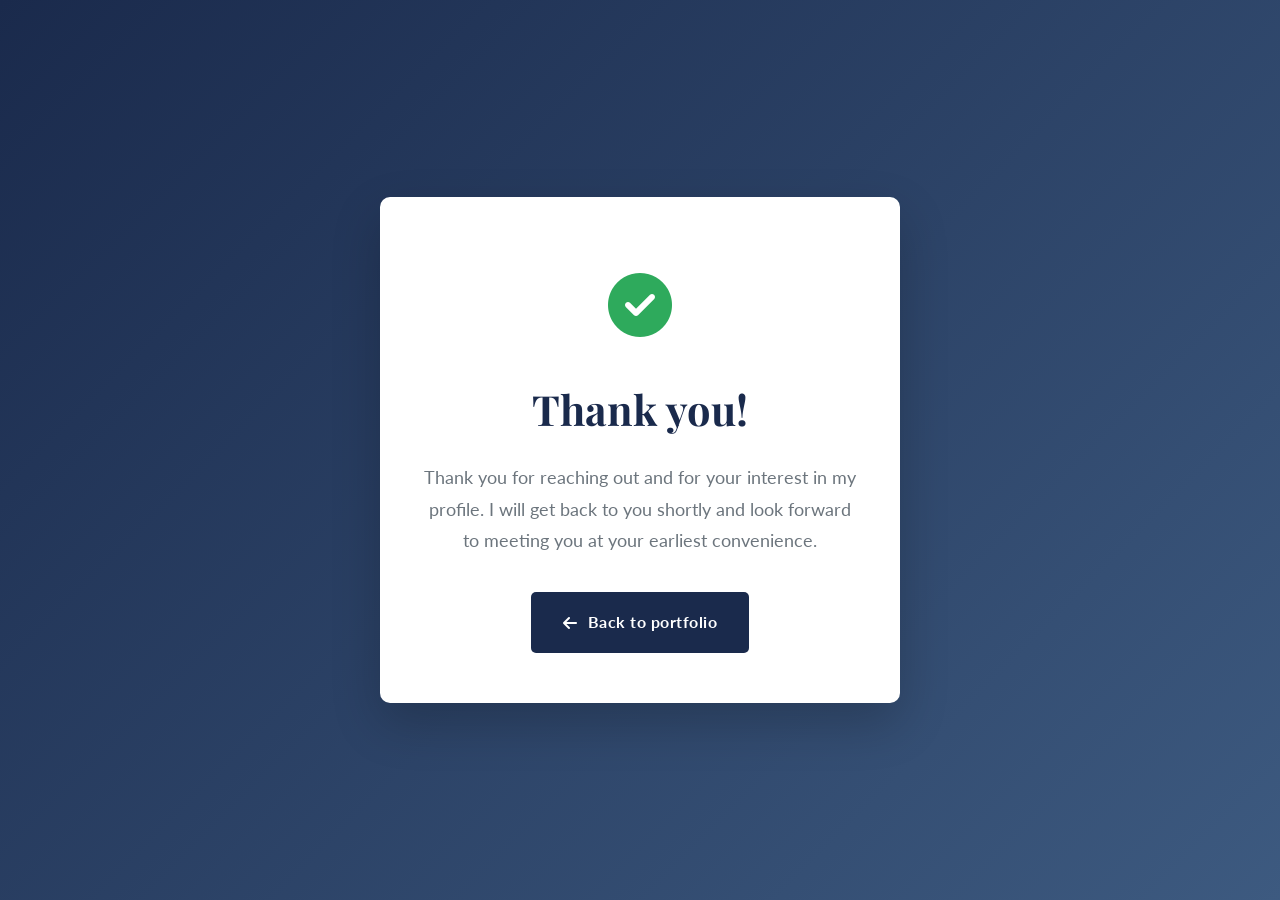
<file: thanks.html>
<!DOCTYPE html>
<html lang="en">
<head>
    <meta charset="UTF-8">
    <meta name="viewport" content="width=device-width, initial-scale=1.0">
    <title>Thank you | Hoàng Văn Hiếu</title>
    <meta name="robots" content="noindex">
    <link rel="icon" type="image/png" href="favicon-32x32.png">
    <link rel="preconnect" href="https://fonts.googleapis.com">
    <link rel="preconnect" href="https://fonts.gstatic.com" crossorigin>
    <link href="https://fonts.googleapis.com/css2?family=Lato:wght@300;400;700&family=Playfair+Display:wght@500;700&display=swap&subset=vietnamese" rel="stylesheet">
    <link rel="stylesheet" href="https://cdnjs.cloudflare.com/ajax/libs/font-awesome/6.4.2/css/all.min.css">
    <link rel="stylesheet" href="assets/css/style.css">
</head>
<body class="thanks-page">

<main class="thanks-card">
    <div class="thanks-icon"><i class="fas fa-circle-check"></i></div>
    <h1 data-i18n="thanks.title">Thank you!</h1>
    <p data-i18n="thanks.text">Thank you for reaching out and for your interest in my profile. I will get back to you shortly and look forward to meeting you at your earliest convenience.</p>
    <a href="index.html" class="btn thanks-btn">
        <i class="fas fa-arrow-left"></i>
        <span data-i18n="thanks.back">Back to portfolio</span>
    </a>
</main>

<script>
    // Use the language the visitor chose on the portfolio page.
    const VI = {
        'thanks.title': 'Cảm ơn anh/chị!',
        'thanks.text': 'Cảm ơn anh/chị đã liên hệ và quan tâm đến hồ sơ của tôi. Tôi sẽ phản hồi sớm và rất mong được gặp anh/chị trong thời gian gần nhất.',
        'thanks.back': 'Quay lại trang portfolio'
    };
    let lang = 'en';
    try { lang = localStorage.getItem('lang') || 'en'; } catch (e) { /* ignore */ }
    if (lang === 'vi') {
        document.documentElement.lang = 'vi';
        document.title = 'Cảm ơn | Hoàng Văn Hiếu';
        document.querySelectorAll('[data-i18n]').forEach(el => {
            if (VI[el.dataset.i18n]) el.textContent = VI[el.dataset.i18n];
        });
    }
</script>
</body>
</html>
</file>
<file: assets/css/style.css>
/* --- 1. Variables (Modern Tech Palette) --- */
:root {
    /* This template uses a professional "Modern Tech" color scheme. */
    --primary-color: #1A2A4C;   /* Midnight Blue */
    --secondary-color: #3D5A80; /* Slate Blue */
    --accent-color: #29B6F6;    /* Vivid Sky Blue */

    /* --- Shared Variables (These usually don't need to change) --- */
    --light-bg-color: #F8F9FA;
    --white-color: #ffffff;
    --dark-text-color: #343A40;
    --light-text-color: #6c757d;
    --card-bg-color: #ffffff;
    
    /* Fonts */
    --font-heading: 'Playfair Display', serif;
    --font-body: 'Lato', sans-serif;
}

/* --- 2. Base & Reset Styles --- */
* {
    margin: 0;
    padding: 0;
    box-sizing: border-box;
}

html {
    scroll-behavior: smooth;
}

body {
    font-family: var(--font-body);
    font-weight: 400;
    line-height: 1.8;
    background-color: var(--light-bg-color);
    color: var(--dark-text-color);
}

.container {
    width: 90%;
    max-width: 1100px;
    margin: 0 auto;
    padding: 0 20px;
}

a {
    text-decoration: none;
    color: var(--accent-color);
    transition: all 0.3s ease-in-out;
}

a:hover {
    opacity: 0.8;
}

img {
    max-width: 100%;
    height: auto;
}

/* --- 3. Header --- */
header {
    background: var(--primary-color);
    color: var(--white-color);
    padding: 70px 0;
    text-align: center;
}

header h1 {
    font-family: var(--font-heading);
    font-size: 4rem;
    font-weight: 700;
    margin-bottom: 15px;
    letter-spacing: 1px;
}

header p {
    font-size: 1.3rem;
    font-weight: 300;
    opacity: 0.9;
    margin-bottom: 35px;
}

/* --- 3.5 Social Icons --- */
.social-links a {
    color: var(--white-color);
    font-size: 1.6rem;
    margin: 0 15px;
    transition: transform 0.3s ease, color 0.3s ease;
    display: inline-block;
}

.social-links a:hover {
    color: var(--accent-color);
    transform: translateY(-3px);
}

/* --- 4. Navigation --- */
nav {
    background-color: rgba(26, 42, 76, 0.95); /* Adjusted for new primary color */
    backdrop-filter: blur(5px);
    position: sticky;
    top: 0;
    z-index: 1000;
    border-bottom: 1px solid var(--secondary-color);
}

nav ul {
    display: flex;
    justify-content: center;
    list-style: none;
    padding: 10px 0;
}

nav ul li a {
    display: inline-block;
    color: var(--white-color);
    font-weight: 400;
    padding: 15px 25px;
    font-size: 1rem;
    letter-spacing: 0.5px;
    position: relative;
}

nav ul li a::after {
    content: '';
    position: absolute;
    bottom: 10px;
    left: 50%;
    transform: translateX(-50%);
    width: 0;
    height: 2px;
    background-color: var(--accent-color);
    transition: width 0.4s ease;
}

nav ul li a:hover::after {
    width: 50%;
}

/* --- 5. Sections --- */
.section {
    padding: 100px 0;
}

.section h2 {
    text-align: center;
    font-family: var(--font-heading);
    font-size: 3rem;
    font-weight: 700;
    margin-bottom: 70px;
    position: relative;
    color: var(--primary-color);
}

.section h2::after {
    content: '';
    position: absolute;
    bottom: -20px;
    left: 50%;
    transform: translateX(-50%);
    width: 70px;
    height: 3px;
    background: var(--accent-color);
}

/* --- 5.1 About Section --- */
.about-content {
    display: flex;
    align-items: center;
    gap: 60px;
    max-width: 960px;
    margin: 0 auto;
    text-align: left;
}

.profile-photo {
    width: 280px;
    height: 280px;
    border-radius: 50%;
    object-fit: cover;
    border: 7px solid var(--white-color);
    box-shadow: 0 10px 30px rgba(0, 0, 0, 0.1);
}

.about-text {
    flex: 1;
}

.about-text p {
    font-size: 1.1rem;
    margin-bottom: 15px;
    line-height: 1.9;
}

/* --- 5.5 Project Cards --- */
.projects-grid {
    display: grid;
    grid-template-columns: repeat(auto-fit, minmax(340px, 1fr));
    gap: 40px;
}

.project-card {
    background: var(--card-bg-color);
    border-radius: 5px;
    overflow: hidden;
    box-shadow: 0 8px 25px rgba(0, 0, 0, 0.05);
    transition: transform 0.4s ease, box-shadow 0.4s ease;
    display: flex;
    flex-direction: column;
}

.project-card:hover {
    transform: translateY(-12px);
    box-shadow: 0 20px 40px rgba(0, 0, 0, 0.1);
}

.project-card img {
    width: 100%;
    height: 220px;
    object-fit: cover;
}

.project-card-content {
    padding: 30px;
    flex-grow: 1;
    display: flex;
    flex-direction: column;
}

.project-card-content h3 {
    font-family: var(--font-heading);
    font-size: 1.8rem;
    margin-bottom: 15px;
    color: var(--primary-color);
}

.project-card-content p {
    color: var(--light-text-color);
    margin-bottom: 30px;
    flex-grow: 1;
}

.project-buttons {
    display: flex;
    gap: 15px;
    margin-top: auto;
}

.btn {
    display: inline-block;
    background: var(--primary-color);
    color: var(--white-color);
    padding: 12px 20px;
    border-radius: 5px;
    font-weight: 700;
    text-align: center;
    transition: all 0.3s ease;
    flex: 1;
    letter-spacing: 0.5px;
    border: 2px solid transparent;
}

.btn:hover {
    background: var(--accent-color);
    color: var(--white-color);
    transform: translateY(-2px);
}

.btn-secondary {
    background: transparent;
    color: var(--primary-color);
    border: 2px solid var(--primary-color);
}

.btn-secondary:hover {
    background: var(--primary-color);
    color: var(--white-color);
}


/* --- 6. Tabular Skills Section --- */
#skills .container {
    max-width: 1100px;
}

.skills-table {
    display: grid;
    grid-template-columns: repeat(3, 1fr);
    gap: 20px;
    margin-top: 50px;
    background-color: var(--card-bg-color);
    padding: 40px;
    border-radius: 8px;
    box-shadow: 0 10px 40px rgba(0, 0, 0, 0.07);
}

.skill-column {
    padding: 0 20px;
}

.skill-column:not(:last-child) {
    border-right: 1px solid #e9ecef;
}

.skill-header {
    display: flex;
    align-items: center;
    margin-bottom: 25px;
}

.skill-header i {
    font-size: 2rem;
    color: var(--accent-color);
    margin-right: 15px;
    width: 40px;
}

.skill-header h3 {
    font-family: var(--font-heading);
    font-size: 1.7rem;
    color: var(--primary-color);
}

.skill-list {
    list-style: none;
    padding-left: 0;
}

.skill-list li {
    padding: 12px 0;
    font-size: 1.05rem;
    color: var(--dark-text-color);
    border-bottom: 1px solid #f1f3f5;
    position: relative;
    padding-left: 25px;
}

.skill-list li::before {
    content: '›';
    position: absolute;
    left: 0;
    top: 12px;
    color: var(--accent-color);
    font-weight: 700;
    font-size: 1.2rem;
}

.skill-list li:last-child {
    border-bottom: none;
}

/* --- 7. Contact Form --- */
#contact .container {
    max-width: 800px;
}

.contact-form {
    max-width: 700px;
    margin: 0 auto;
    background: var(--card-bg-color);
    padding: 40px;
    border-radius: 8px;
    box-shadow: 0 10px 40px rgba(0, 0, 0, 0.07);
}

.form-group {
    margin-bottom: 25px;
}

.contact-form label {
    display: block;
    margin-bottom: 8px;
    font-weight: 500;
    font-size: 1rem;
    color: var(--dark-text-color);
}

.contact-form input,
.contact-form textarea {
    width: 100%;
    padding: 15px;
    border: 1px solid #ccc;
    border-radius: 5px;
    font-family: var(--font-body);
    font-size: 1rem;
    transition: border-color 0.3s ease, box-shadow 0.3s ease;
}

.contact-form input:focus,
.contact-form textarea:focus {
    outline: none;
    border-color: var(--accent-color);
    box-shadow: 0 0 0 3px rgba(41, 182, 246, 0.25); /* Adjusted for new accent color */
}

.contact-form button.btn {
    width: 100%;
    padding: 15px;
    font-size: 1.1rem;
    font-weight: 700;
    letter-spacing: 0.5px;
    border: none;
    cursor: pointer;
}

/* --- 8. Footer --- */
footer {
    background: var(--primary-color);
    color: var(--white-color);
    text-align: center;
    padding: 40px 0;
    margin-top: 80px;
}

footer p {
    opacity: 0.7;
}

/* --- 9. Responsive Design --- */
@media (max-width: 992px) {
    .skills-table {
        grid-template-columns: 1fr 1fr;
    }
    .skill-column:nth-child(2) {
        border-right: none;
    }
}

@media (max-width: 768px) {
    header {
        padding: 50px 0;
    }

    header h1 {
        font-size: 2.3rem;
        line-height: 1.3;
    }

    header p {
        font-size: 1.1rem;
    }

    .nav-inner {
        width: 100%;
        padding: 0 8px;
        gap: 4px;
    }

    nav ul li a {
        padding: 10px 6px;
        font-size: 0.85rem;
        white-space: nowrap;
    }

    .lang-switch button {
        padding: 5px 10px;
        font-size: 0.8rem;
    }
    
    .about-content {
        flex-direction: column;
        text-align: center;
    }

    #projects .container {
        padding: 0 5px; 
    }

    .projects-grid {
        grid-template-columns: 1fr;
    }

    .section {
        padding: 70px 0;
    }

    .section h2 {
        font-size: 2.3rem;
    }

    .skills-table {
        grid-template-columns: 1fr;
        padding: 20px;
        gap: 40px;
    }

    .skill-column:not(:last-child) {
        border-right: none;
        border-bottom: 1px solid #e9ecef;
        padding-bottom: 30px;
    }
}

/* --- 10. Language switch --- */
.nav-inner {
    display: flex;
    align-items: center;
    justify-content: space-between;
    gap: 10px;
}

.lang-switch {
    display: flex;
    border: 1px solid rgba(255, 255, 255, 0.4);
    border-radius: 20px;
    overflow: hidden;
    flex-shrink: 0;
}

.lang-switch button {
    background: transparent;
    color: var(--white-color);
    border: none;
    padding: 6px 14px;
    font-family: var(--font-body);
    font-size: 0.9rem;
    font-weight: 700;
    letter-spacing: 1px;
    cursor: pointer;
    transition: background 0.2s ease;
}

.lang-switch button:hover {
    background: rgba(255, 255, 255, 0.12);
}

.lang-switch button[aria-pressed="true"] {
    background: var(--accent-color);
    color: var(--primary-color);
}

/* --- 11. Profile initials, project tags and thumbnails --- */
.profile-initials {
    flex-shrink: 0;
    display: flex;
    align-items: center;
    justify-content: center;
    background: linear-gradient(135deg, var(--primary-color), var(--secondary-color));
    color: var(--white-color);
    font-family: var(--font-heading);
    font-size: 4.5rem;
    letter-spacing: 3px;
}

.project-card img.img-top {
    object-position: top;
}


.project-card-content h3 {
    font-size: 1.6rem;
    line-height: 1.3;
}

.project-card-content p {
    margin-bottom: 20px;
}

.tags {
    list-style: none;
    display: flex;
    flex-wrap: wrap;
    gap: 8px;
    margin-bottom: 25px;
}

.tags li {
    background: #e8f4fb;
    color: var(--secondary-color);
    font-size: 0.85rem;
    font-weight: 700;
    padding: 3px 12px;
    border-radius: 12px;
}

@media (max-width: 768px) {
    .profile-photo {
        width: 200px;
        height: 200px;
    }
    .profile-initials {
        font-size: 3.2rem;
    }
}

/* --- 12. Thank-you page --- */
.thanks-page {
    min-height: 100vh;
    display: flex;
    align-items: center;
    justify-content: center;
    padding: 20px;
    background: linear-gradient(135deg, var(--primary-color), var(--secondary-color));
}

.thanks-card {
    background: var(--white-color);
    max-width: 520px;
    width: 100%;
    padding: 50px 40px;
    border-radius: 10px;
    text-align: center;
    box-shadow: 0 20px 50px rgba(0, 0, 0, 0.2);
}

.thanks-icon {
    font-size: 4rem;
    color: #2eaa5c;
    margin-bottom: 10px;
}

.thanks-card h1 {
    font-family: var(--font-heading);
    font-size: 2.6rem;
    color: var(--primary-color);
    margin-bottom: 15px;
}

.thanks-card p {
    color: var(--light-text-color);
    font-size: 1.1rem;
    margin-bottom: 35px;
}

.thanks-btn {
    display: inline-flex;
    align-items: center;
    gap: 10px;
    padding: 14px 30px;
}

/* --- 13. Dashboard viewer --- */
button.btn {
    font-family: var(--font-body);
    font-size: 1rem;
    cursor: pointer;
}

.viewer {
    position: fixed;
    inset: 0;
    z-index: 2000;
    background: rgba(10, 18, 36, 0.88);
    display: flex;
    align-items: center;
    justify-content: center;
    padding: 20px;
}

.viewer[hidden] {
    display: none;
}

.viewer-box {
    background: var(--white-color);
    border-radius: 10px;
    width: min(1300px, 100%);
    max-height: 100%;
    display: flex;
    flex-direction: column;
    overflow: hidden;
}

.viewer-head {
    display: flex;
    justify-content: space-between;
    align-items: center;
    gap: 15px;
    padding: 14px 22px;
    border-bottom: 1px solid #e9ecef;
}

.viewer-head h3 {
    font-family: var(--font-heading);
    color: var(--primary-color);
    font-size: 1.4rem;
    line-height: 1.3;
}

.viewer-head p {
    color: var(--light-text-color);
    font-size: 0.95rem;
}

.viewer-close {
    background: none;
    border: none;
    font-size: 1.6rem;
    color: var(--dark-text-color);
    cursor: pointer;
    width: 40px;
    height: 40px;
    border-radius: 50%;
    flex-shrink: 0;
}

.viewer-close:hover {
    background: #f1f3f5;
}

.viewer-body {
    position: relative;
    display: flex;
    align-items: center;
    justify-content: center;
    background: #f1f3f5;
    min-height: 0;
    flex: 1;
}

.viewer-body img {
    display: block;
    max-width: 100%;
    max-height: calc(100vh - 170px);
    object-fit: contain;
    cursor: zoom-in;
}

.viewer-nav {
    position: absolute;
    top: 50%;
    transform: translateY(-50%);
    width: 46px;
    height: 46px;
    border-radius: 50%;
    border: none;
    background: rgba(26, 42, 76, 0.85);
    color: var(--white-color);
    font-size: 1.2rem;
    cursor: pointer;
    transition: background 0.2s ease;
}

.viewer-nav:hover {
    background: var(--accent-color);
}

.viewer-prev { left: 12px; }
.viewer-next { right: 12px; }

.viewer-dots {
    display: flex;
    justify-content: center;
    gap: 8px;
    padding: 12px;
}

.viewer-dots button {
    width: 10px;
    height: 10px;
    border-radius: 50%;
    border: none;
    background: #ced4da;
    cursor: pointer;
    padding: 0;
}

.viewer-dots button.active {
    background: var(--accent-color);
    transform: scale(1.3);
}

@media (max-width: 768px) {
    .viewer {
        padding: 8px;
    }
    .viewer-nav {
        width: 36px;
        height: 36px;
        font-size: 1rem;
    }
    .viewer-prev { left: 6px; }
    .viewer-next { right: 6px; }
}
</file>
